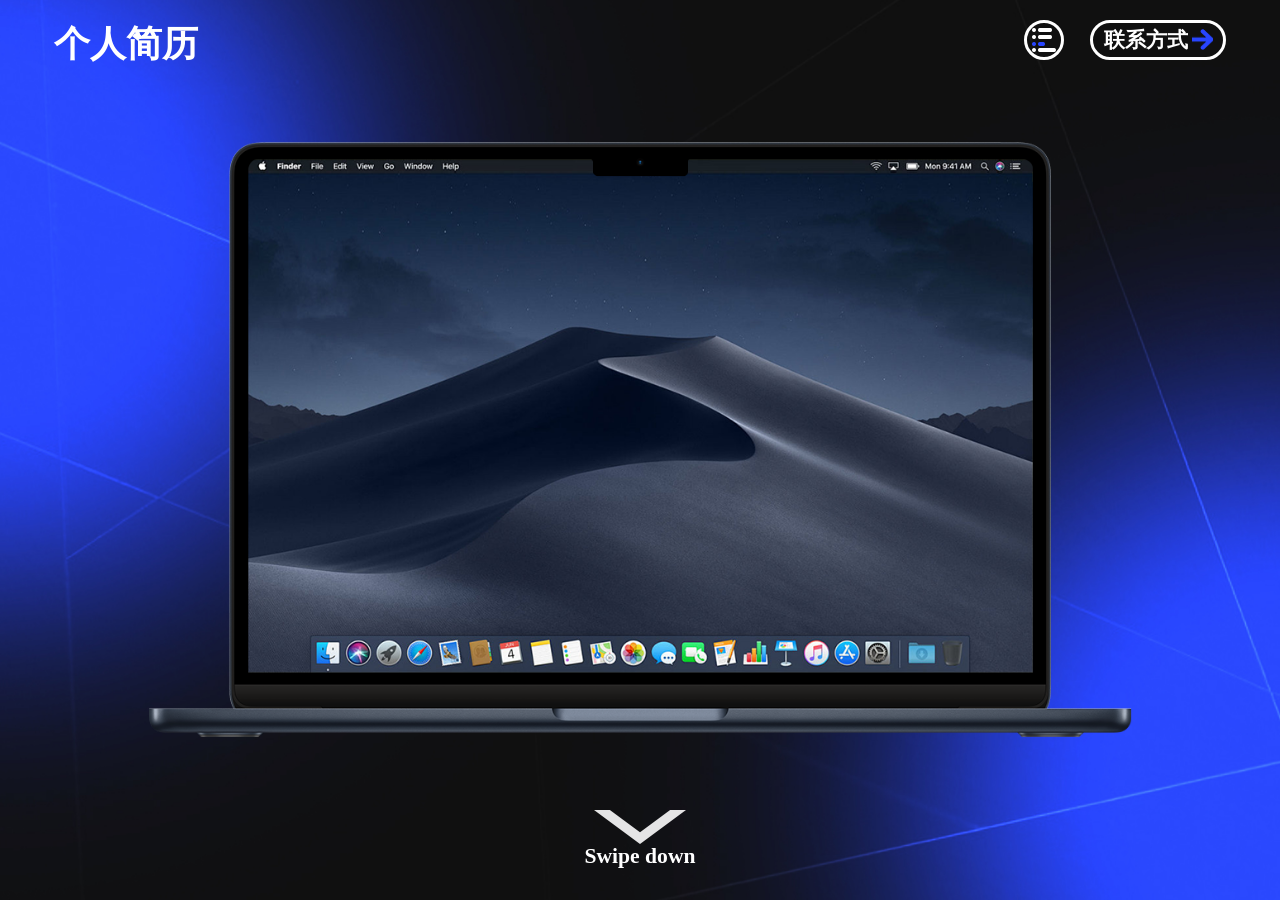
<file: index.html>
<!DOCTYPE html>
<html lang="zh-CN">
<head>
    <meta charset="UTF-8">
    <meta name="viewport" content="width=device-width, initial-scale=1.0">
    <title>个人简历</title>
    <link rel="stylesheet" href="./font_5143270_0qdkv6g9gm6f/iconfont.css">
    <link rel="stylesheet" href="./css/index.css">
</head>
<body>
    <!-- 第一屏 -->
    <div class="First-screen" >
        <!-- 导航栏 -->
        <div class="Navigation">
            <!-- 标题 -->
            <h1 class="Language">
                个人简历
                
            </h1>
            <!-- 导航栏右侧功能 -->
            <div class="Function-button">
                <!-- 更多 -->
                <div class="More">
                    <img src="./img/更多.png">
                </div>
                <!-- 联系方式弹窗 -->
                 <div class="Contact-Information Ellipse">
                    <p>联系方式</p>
                    <img src="./img/箭头.png">
                 </div>
            </div>
        </div>
        <!-- 主体内容 -->
        <div class="Subject">
            <img class="mac" src="./img/mac.png">
        </div>
        <!-- 滑动提示 -->
         <div class="Prompt">
            <!-- 箭头 -->
            <img src="./img/向下箭头.png">
            <!-- 提示 -->
            <div>Swipe down</div>
         </div>
    </div>
    <!-- 第二屏 -->
    <div class="Second-screen" style="display: none;">
        <!-- 显示区域 -->
        <div class="Display-area">
            <!-- 卡片一 -->
            <div class="Card-1 Card ">
                <!-- 标题 -->
                <div class="Title">
                    <div class="Title-text">
                        <h3>自我介绍</h3>
                        <p>Introduce</p>
                    </div>
                    <p class="Gradient-decoration">RESUME</p>
                    <img src="./img/标题装饰.png">
                </div>
                <!-- 内容 -->
                <div class="Content">
                    <!-- 画像 -->
                    <div class="Image">
                        <div class="Avatar"></div>
                        <div class="Name">
                            <h4 class="Subtitle">张鑫</h4>
                            <p>/网页开发</p>
                        </div>
                    </div>
                    <!-- 文字信息 -->
                    <div class="Text-introduction">
                        <!-- 信息内容 -->
                        <div class="Information">
                            <!-- 基本信息 -->
                            <div class="Basic-information">
                                <h4 class="Subtitle">基本信息</h4>
                                <ul class="Content-text">
                                    <li>城市:杭州</li>
                                    <li>学历:大专</li>
                                    <li>电话:17681051342</li>
                                    <li>邮箱:1642326293@qq.com</li>
                                </ul>
                            </div>
                            <!-- 技能 -->
                            <div class="Skill-information">
                                <h4 class="Subtitle">专业技能</h4>
                                <!-- 图标集合 -->
                                <div class="Icon-collection">
                                    <!-- 图标 -->
                                    <div class="Icon">
                                        <!-- 图标 -->
                                        <div class="Skill-icon"></div>
                                        <!-- 进度条 -->
                                        <div class="Progress-bar">
                                            <div class="background-color"></div>
                                            <div class="Progress"></div>
                                        </div>
                                    </div>
                                    <div class="Icon">
                                        <!-- 图标 -->
                                        <div class="Skill-icon"></div>
                                        <!-- 进度条 -->
                                        <div class="Progress-bar">
                                            <div class="background-color"></div>
                                            <div class="Progress"></div>
                                        </div>
                                    </div>
                                    <div class="Icon">
                                        <!-- 图标 -->
                                        <div class="Skill-icon"></div>
                                        <!-- 进度条 -->
                                        <div class="Progress-bar">
                                            <div class="background-color"></div>
                                            <div class="Progress"></div>
                                        </div>
                                    </div>
                                    <div class="Icon">
                                        <!-- 图标 -->
                                        <div class="Skill-icon"></div>
                                        <!-- 进度条 -->
                                        <div class="Progress-bar">
                                            <div class="background-color"></div>
                                            <div class="Progress"></div>
                                        </div>
                                    </div>
                                </div>
                            </div>
                        </div>
                        <!-- 自我评价 -->
                        <div class="Self-evaluation">自我评价：本人熟悉网页开发全流程（HTML/CSS/JavaScript），能够独立完成响应式页面布局与交互效果。具备良好的审美与用户体验意识，能将设计稿高效转化为前端代码。持有C语言省二级证书，逻辑思维清晰，学习能力强，致力于向专业网页开发方向持续成长。</div>
                    </div>
                </div>
                <!-- 底部装饰   -->
                 <div class="Bottom-decoration">PERSONAL RESUME</div>
            </div>
            <!-- 卡片二 -->
             <div class="Card-2 Card">
                <!-- 标题 -->
                <div class="Title">
                    <div class="Title-text">
                        <h3>教育/经历</h3>
                        <p>Experience</p>
                    </div>
                    <p class="Gradient-decoration">EDUCATION</p>
                    <img src="./img/标题装饰.png">
                </div>
                <!-- 教育与经历内容 -->
                <div class="Education-content">
                    <div class="Education">
                        <h4 class="Subtitle">教育背景</h4>
                        <ul class="Content-text">
                            <li>学院:铜陵职业技术学院</li>
                            <li>专业:软件设计专业</li>
                            <li>时间:2019年-2021年</li>
                            <li>主修课程:	C语言程序设计、网页设计与制作、JavaScript交互、Python语言程序设计、微信小程序设计</li>
                            <li>专业证书:C程序设计2级证书</li>
                        </ul>
                    </div>
                    <div class="Experience">
                        <h4 class="Subtitle">就业经历</h4>
                        <ul class="Content-text">
                            <li>公司:杭州如喜体育用品有限公司</li>
                            <li>岗位:视觉设计</li>
                            <li>时间:2023年-2025年</li>
                            <li>
                                <ul>
                                    <li>工作内容：</li>
                                    <li>·负责店铺首页、详情页、活动专题页的设计与装修</li>
                                    <li>·负责京东分会场的页面设计以及会场搭建</li>
                                </ul>
                            </li>
                        </ul>
                    </div>
                    <!-- 底部装饰   -->
                    <div class="Bottom-decoration">EDUCATION LEVEL</div>
                </div>
             </div>
             <!-- 卡片三 -->
            <div class="Card-3 Card">
                <!-- 标题 -->
                <div class="Title">
                    <div class="Title-text">
                        <h3>项目作品</h3>
                        <p>Projectk</p>
                    </div>
                    <p class="Gradient-decoration">PROJECT</p>
                    <img src="./img/标题装饰.png">
                </div>
                <div class="Card3Content">
                    <div class="Project-1">
                        <div class="Project1Content">
                            <div class="ProjectFront">
                                <img src="./img/网站1.jpg">
                            </div>
                            <a href="./miaowei.html" target="_blank" class="ProjectBack" >
                                <div class="ProjectTitle">点击前往</div>
                                <div class="ProjecDesc">了解详情</div>
                            </a>
                        </div>
                    </div>
                    <div class="Project-1">
                        <div class="Project1Content">
                            <div class="ProjectFront">
                                <img src="./img/网站2.jpg">
                            </div>
                            <a href="./haiou.html" target="_blank" class="ProjectBack" >
                                <div class="ProjectTitle">点击前往</div>
                                <div class="ProjecDesc">了解详情</div>
                            </a>
                        </div>
                    </div>
                </div>
                <!-- 底部装饰   -->
                <div class="Bottom-decoration">PROJECT WORK</div>
            </div>
        </div>
    </div>
    <div class="consultation" style="display: none;">
        <div class="consultation-box">
            <div class="consultation-box2">
                <div class="close"><a>X</a></div>
                <h3>请联系我</h3>
                <div class="consultation-box3">
                    <div class="consultation-box4">
                        <div class="iconfont icon-youxiang"></div>
                        <p>1642326293@qq.com</p>
                    </div>
                    <div class="consultation-box4">
                        <div class="iconfont icon-dianhua"></div>
                        <p>+86 17681051342</p>
                    </div>
                </div>
            </div>
            <div class="WeChat">
            </div>
        </div>
    </div>
    <script>
        const FirstScreen = document.querySelector('.First-screen');
        const Navigation = document.querySelector('.Navigation');
        const Prompt = document.querySelector('.Prompt');
        const Subject = document.querySelector('.Subject');
        const Card = document.querySelectorAll('.Card');
        const SecondScreen = document.querySelector('.Second-screen');
        const mac = document.querySelector('.mac');
        // const SkillIcon = document.querySelectorAll('.Skill-icon')
        const Icon = document.querySelectorAll('.Icon');
        console.log(Icon[0].getElementsByClassName('.background-color'));
        let SkillsLogo = [
            {url:'./img/html5.png',color:'#e44d25',Proficiency:'74px'},
            {url:'./img/css3.png',color:'#2082e7',Proficiency:'74px'},
            {url:'./img/js.png',color:'#f7df1e',Proficiency:'64px'},
            {url:'./img/vue.png',color:'#7ab086',Proficiency:'54px'}
        ]
        for (x=0;x<Icon.length;x++){
            let SkillIcon = Icon[x].children[0];
            let SkillColor = Icon[x].children[1].children[1];
            SkillIcon.style.backgroundImage = `url(${SkillsLogo[x].url})`;
            SkillIcon.style.backgroundSize = "cover";
            SkillIcon.style.backgroundRepeat = "no-repeat"; 
            SkillIcon.style.backgroundPosition = "center";
            SkillColor.style.backgroundColor = `${SkillsLogo[x].color}`;
            SkillColor.style.width = `${SkillsLogo[x].Proficiency}`;
        }
        
        // console.log(Card)
        // 第一屏向上计数器
        var UpAccumulator = 0;
        // 第一屏向下计数器
        var DownAccumulator = 0;
        // 第一屏缩放计数器
        var ZoomAccumulator = 1;
        var CardAccumulator = 0;
        // 滑动计数器
        var slideAccumulator = 0;
        // 动画执行标志，防止重复触发
        var isAnimating = false;
        // 获取页面可视宽度
        var windowWidth = (window.innerWidth || document.documentElement.clientWidth); 
        const ConsultationButton = document.querySelector('.Contact-Information')
        const Consultation = document.querySelector('.consultation')
        const Close = document.querySelector('.close')
        ConsultationButton.addEventListener('click',function () {
            Consultation.style.display = 'block';
            document.body.classList.add('no-scroll');
            isAnimating = true; 
        })
        Close.addEventListener('click',function () {
            Consultation.style.display = 'none';
            document.body.classList.remove('no-scroll');
            isAnimating = false;
        })
        document.addEventListener('wheel',function(event){
            if (windowWidth != document.documentElement.clientWidth){
                windowWidth = (window.innerWidth || document.documentElement.clientWidth);
            }   
            let rect = mac.getBoundingClientRect();
            if (event.deltaY > 0){
                if (isAnimating) {
                    return;
                }
                if (SecondScreen.style.display == 'none'){
                    UpAccumulator -= 15;
                    DownAccumulator += 30;
                    ZoomAccumulator += 0.1;
                } 
            }
            if (SecondScreen.style.display == 'block'){
                // 动画执行期间忽略滚动
                if (isAnimating) {
                    return;
                }
                if (event.deltaY > 0 && CardAccumulator < 2){
                    slideAccumulator += 1;
                    if (slideAccumulator > 8){
                        var Card1Top = getComputedStyle(Card[0]).top;
                        var Card1Right = getComputedStyle(Card[0]).right;
                        Card[CardAccumulator].classList.add('Transition-animation');
                        slideAccumulator = 0;
                        isAnimating = true;  // 标记动画开始
                        setTimeout(() => {
                            for (i=0;i<Card.length;i++){
                                var CardzIndex = getComputedStyle(Card[i]).zIndex;
                                console.log('第'+i+':'+CardzIndex);
                                CardzIndex ++;
                                if (CardzIndex > 4){
                                    CardzIndex = 2 ;
                                }
                                Card[i].style.zIndex = CardzIndex;
                                console.log('第'+i+':'+CardzIndex);
                            }
                            Card[0].style.top = getComputedStyle(Card[2]).top;
                            Card[0].style.right = getComputedStyle(Card[2]).right;
                            Card[2].style.top = getComputedStyle(Card[1]).top;
                            Card[2].style.right = getComputedStyle(Card[1]).right;
                            Card[1].style.top = Card1Top;
                            Card[1].style.right = Card1Right;
                            console.log(getComputedStyle(Card[CardAccumulator]).zIndex);
                            console.log(Card[CardAccumulator]);
                            Card[CardAccumulator].addEventListener('animationend', function() {
                                this.classList.remove('Transition-animation');
                                isAnimating = false;  // 动画结束后重置标志
                            });
                            CardAccumulator += 1 ;
                        }, 3000);
                    }

                }
                if (event.deltaY < 0){
                    slideAccumulator -= 1;
                    if (slideAccumulator < -8){
                        CardAccumulator -= 1 ;
                        var Card1Top = getComputedStyle(Card[0]).top;
                        var Card1Right = getComputedStyle(Card[0]).right;
                        Card[CardAccumulator].classList.add('ReverseTransition-animation');
                        slideAccumulator = 0;
                        isAnimating = true;  // 标记动画开始
                        setTimeout(() => {
                            for (i=0;i<Card.length;i++){
                                var CardzIndex = getComputedStyle(Card[i]).zIndex;
                                console.log('第'+i+':'+CardzIndex);
                                CardzIndex --;
                                // if (CardzIndex > 4){
                                //     CardzIndex = 2 ;
                                // }
                                Card[i].style.zIndex = CardzIndex;
                                console.log('第'+i+':'+CardzIndex);
                            }
                            Card[0].style.top = getComputedStyle(Card[1]).top;
                            Card[0].style.right = getComputedStyle(Card[1]).right;
                            Card[1].style.top = getComputedStyle(Card[2]).top;
                            Card[1].style.right = getComputedStyle(Card[2]).right;
                            Card[2].style.top = Card1Top;
                            Card[2].style.right = Card1Right;
                            console.log(getComputedStyle(Card[CardAccumulator]).zIndex);
                            console.log(Card[CardAccumulator]);
                            Card[CardAccumulator].addEventListener('animationend', function() {
                                this.classList.remove('ReverseTransition-animation');
                                isAnimating = false;  // 动画结束后重置标志
                            });

                        }, 3000);

                    }

                }
            }
            if (event.deltaY < 0){
                if (isAnimating) {
                    return;
                }
                if(getComputedStyle(Card[0]).zIndex == 4){
                    if (UpAccumulator <= -15){
                        UpAccumulator += 15;
                        DownAccumulator -= 30;
                        ZoomAccumulator -= 0.1;
                    }
                }
            }
            Navigation.style.transition = "0.5s";
            Navigation.style.transform = 'translateY(' + UpAccumulator + 'px)';
            Prompt.style.transition = "0.5s";
            Prompt.style.transform = 'translateY(' + DownAccumulator + 'px)';
            Subject.style.transition = "0.5s";
            Subject.style.transform = 'scale(' + ZoomAccumulator + ')';
            let originalWidth = parseFloat(getComputedStyle(mac).width);  // mac 原始宽度
            let scaledWidth = originalWidth * ZoomAccumulator;  // 计算出的缩放后宽度
            let threshold = windowWidth * 1.3;  // 屏幕宽度的 1.3 倍
            // console.log('缩放值:', ZoomAccumulator, '计算宽度:', scaledWidth, '阈值:', threshold);
            if (scaledWidth > threshold) {
                SecondScreen.style.display = 'block';
            } else {
                SecondScreen.style.display = 'none';
            }
        })
    </script>
</body>
</html>
</file>
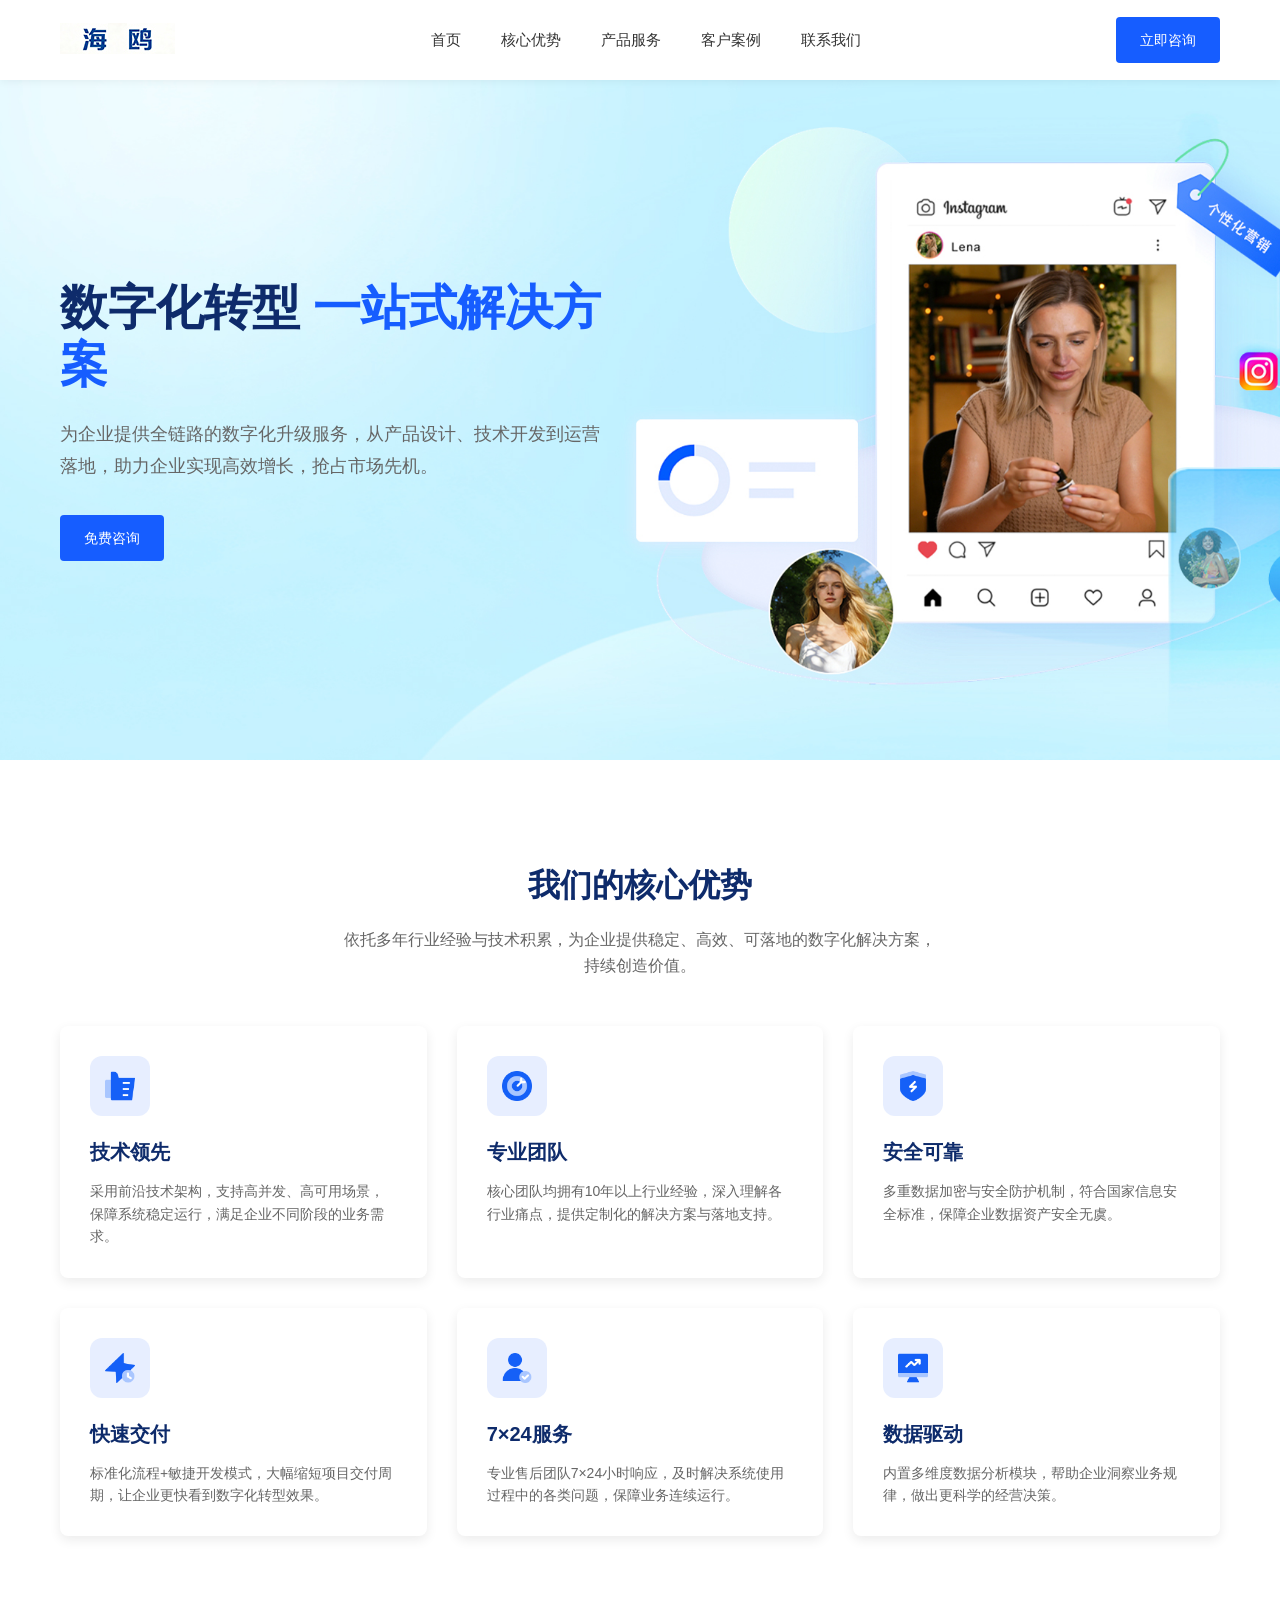
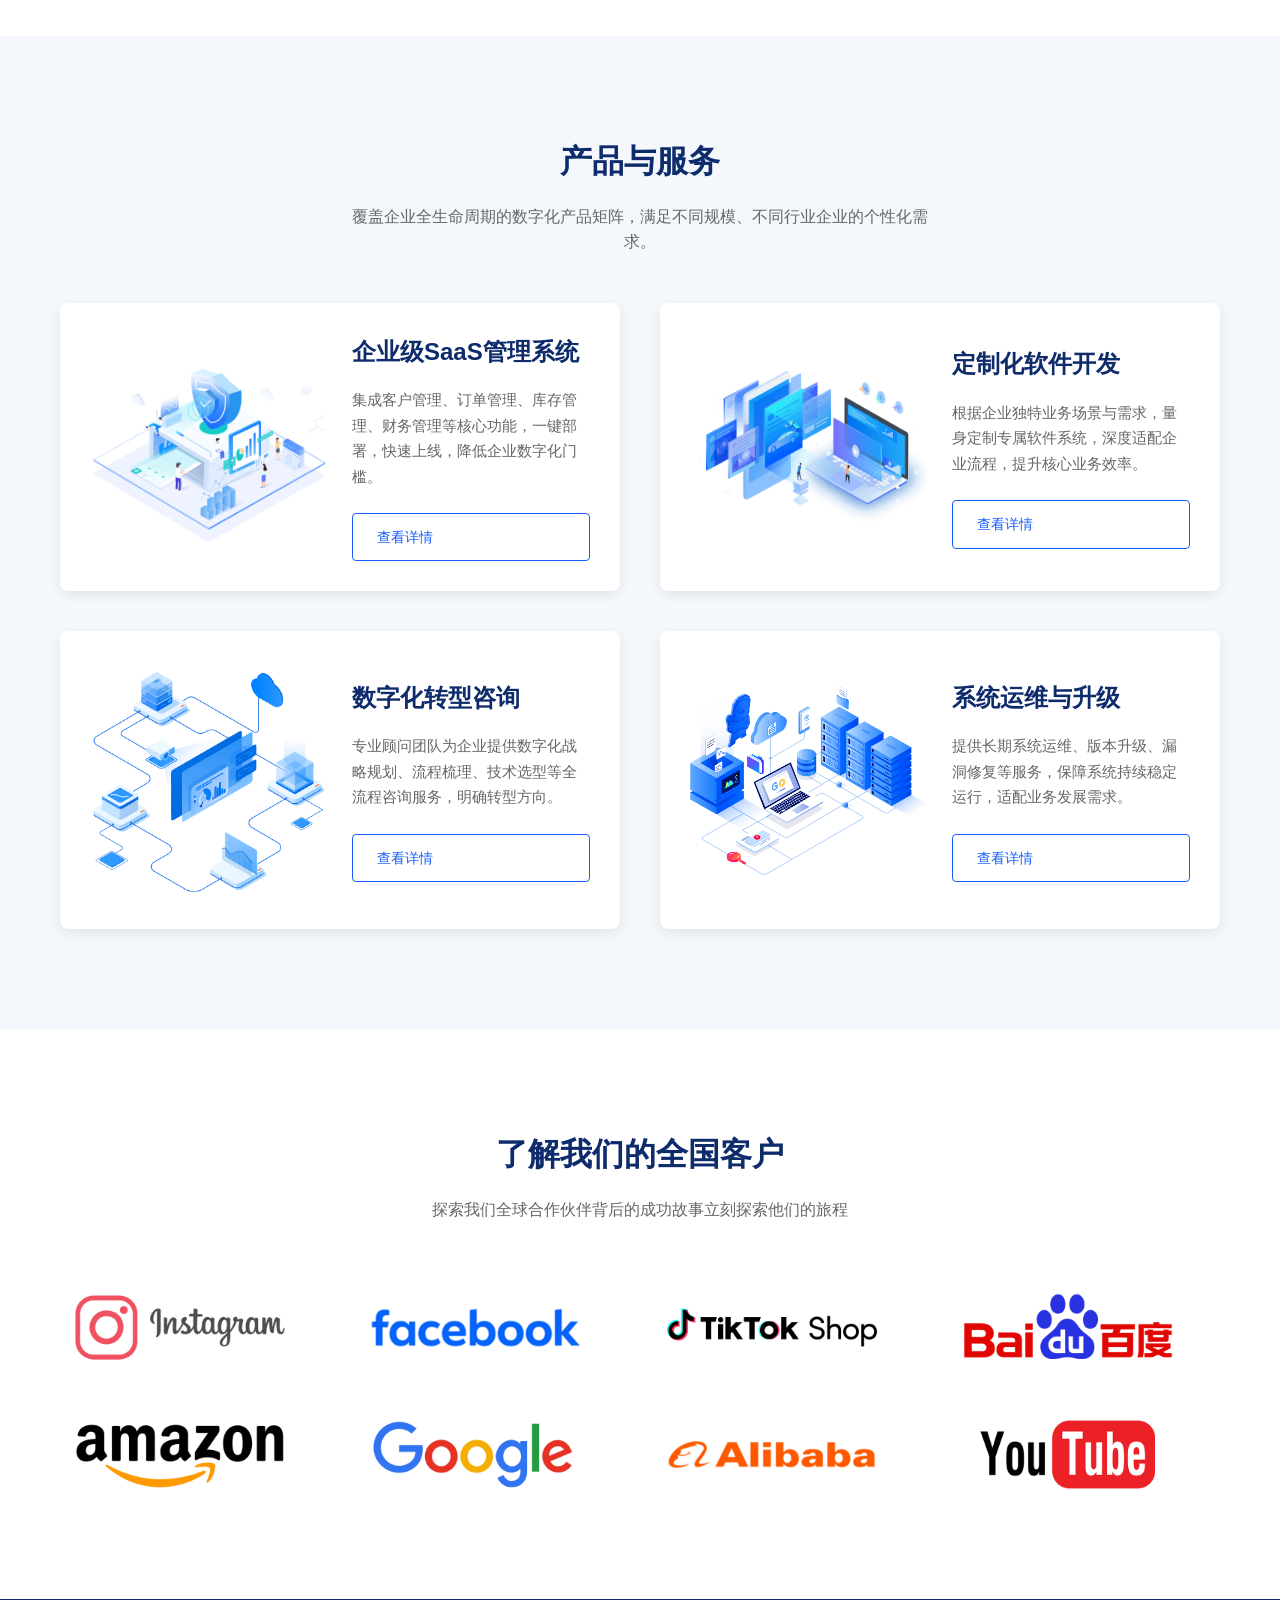
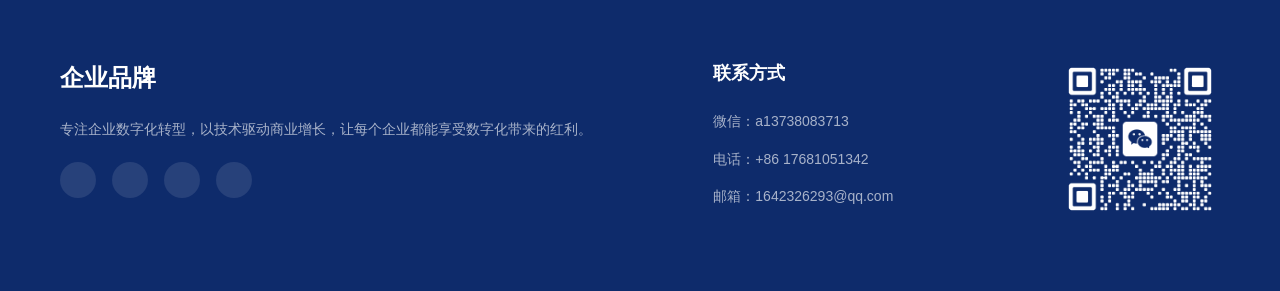
<file: haiou.html>
<!DOCTYPE html>
<html lang="zh-CN">
<head>
    <meta charset="UTF-8">
    <meta name="viewport" content="width=device-width, initial-scale=1.0">
    <title>海鸥</title>
    <meta name="description" content="一站式解决方案，助力中国品牌安心出海">
    <link rel="stylesheet" href="./font_5143270_0qdkv6g9gm6f/iconfont.css">
    <style>
        /* 全局样式重置 */
        * {
            margin: 0;
            padding: 0;
            box-sizing: border-box;
            font-family: "Inter", "PingFang SC", "Microsoft YaHei", sans-serif;
        }

        /* 全局变量 */
        :root {
            --primary-color: #165DFF; /* 主色调（蓝）- 匹配shoplazza风格 */
            --secondary-color: #0E2B6B; /* 辅助深色 */
            --light-color: #F5F7FA; /* 浅灰背景 */
            --text-dark: #333333; /* 主文本色 */
            --text-gray: #666666; /* 次要文本色 */
            --white: #FFFFFF; /* 白色 */
            --shadow: 0 4px 12px rgba(0, 0, 0, 0.08); /* 通用阴影 */
            --container-width: 1200px; /* 内容容器宽度 */
        }

        /* 通用样式 */
        body {
            color: var(--text-dark);
            background-color: var(--white);
            line-height: 1.6;
        }

        a {
            text-decoration: none;
            color: inherit;
            transition: all 0.3s ease;
        }

        ul {
            list-style: none;
        }

        .container {
            width: 100%;
            max-width: var(--container-width);
            margin: 0 auto;
            padding: 0 20px;
        }

        .btn {
            display: inline-block;
            padding: 12px 24px;
            border-radius: 4px;
            font-weight: 500;
            cursor: pointer;
            transition: all 0.3s ease;
            border: none;
            font-size: 14px;
        }

        .btn-primary {
            background-color: var(--primary-color);
            color: var(--white);
        }

        .btn-primary:hover {
            background-color: #0F52D9;
            box-shadow: 0 4px 8px rgba(22, 93, 255, 0.3);
        }

        .btn-outline {
            background-color: transparent;
            border: 1px solid var(--primary-color);
            color: var(--primary-color);
        }

        .btn-outline:hover {
            background-color: var(--primary-color);
            color: var(--white);
        }

        .section-title {
            font-size: 32px;
            font-weight: 700;
            margin-bottom: 16px;
            color: var(--secondary-color);
            text-align: center;
        }

        .section-desc {
            font-size: 16px;
            color: var(--text-gray);
            text-align: center;
            max-width: 600px;
            margin: 0 auto 48px;
        }

        /* 导航栏 */
        .header {
            position: fixed;
            top: 0;
            left: 0;
            width: 100%;
            background-color: var(--white);
            box-shadow: 0 2px 8px rgba(0, 0, 0, 0.05);
            z-index: 999;
        }

        .nav {
            display: flex;
            justify-content: space-between;
            align-items: center;
            height: 80px;
        }

        .logo {
            font-size: 40px;
            font-weight: 700;
            color: var(--primary-color);
        }

        .nav-menu {
            display: flex;
            gap: 40px;
        }

        .nav-item a {
            font-size: 15px;
            font-weight: 500;
            color: var(--text-dark);
        }

        .nav-item a:hover {
            color: var(--primary-color);
        }

        .nav-actions {
            display: flex;
            gap: 16px;
            align-items: center;
        }

        .mobile-menu-btn {
            display: none;
            font-size: 24px;
            cursor: pointer;
        }

        /* 英雄区 */
        .hero {
            margin-top: 80px;
            padding: 40px 0;
            /* height: 600px; */
            /* background: linear-gradient(135deg, var(--light-color) 0%, #EDF2FF 100%); */
            background-image: url(./img/banner-1.jpg);
            background-position: center center;
            background-repeat: no-repeat;
            background-size: cover;
        }

        .hero-content {
            display: flex;
            align-items: center;
            gap: 60px;
        }

        .hero-text {
            flex: 1;
        }

        .hero-title {
            font-size: 48px;
            font-weight: 700;
            line-height: 1.2;
            color: var(--secondary-color);
            margin-bottom: 24px;
        }

        .hero-title span {
            color: var(--primary-color);
        }

        .hero-desc {
            font-size: 18px;
            color: var(--text-gray);
            margin-bottom: 32px;
            line-height: 1.8;
        }

        .hero-btns {
            display: flex;
            gap: 20px;
        }

        .hero-image {
            flex: 1;
            height: 600px;
        }

        .hero-image img {
            width: 100%;
            height: 450px;
            border-radius: 8px;
        }

        /* 核心优势模块 */
        .advantages {
            padding: 100px 0;
        }

        .advantages-list {
            display: grid;
            grid-template-columns: repeat(3, 1fr);
            gap: 30px;
        }

        .advantage-item {
            padding: 30px;
            background-color: var(--white);
            border-radius: 8px;
            box-shadow: var(--shadow);
            transition: transform 0.3s ease;
        }

        .advantage-item:hover {
            transform: translateY(-8px);
        }

        .advantage-icon {
            width: 60px;
            height: 60px;
            background-color: rgba(22, 93,255, 0.1);
            border-radius: 12px;
            display: flex;
            align-items: center;
            justify-content: center;
            margin-bottom: 20px;
        }

        .advantage-icon img {
            width: 30px;
            /* color: var(--primary-color); */
        }

        .advantage-title {
            font-size: 20px;
            font-weight: 600;
            margin-bottom: 12px;
            color: var(--secondary-color);
        }

        .advantage-desc {
            font-size: 14px;
            color: var(--text-gray);
            line-height: 1.6;
        }

        /* 产品模块 */
        .products {
            padding: 100px 0;
            background-color: var(--light-color);
        }

        .products-list {
            display: grid;
            grid-template-columns: repeat(2, 1fr);
            gap: 40px;
        }

        .product-item {
            display: flex;
            gap: 24px;
            background-color: var(--white);
            padding: 30px;
            border-radius: 8px;
            box-shadow: var(--shadow);
        }

        .product-image {
            flex: 1;
            display: flex;
            align-items: center;
        }

        .product-image img {
            width: 100%;
            border-radius: 8px;
        }

        .product-text {
            flex: 1;
            display: flex;
            flex-direction: column;
            justify-content: center;
        }

        .product-title {
            font-size: 24px;
            font-weight: 600;
            margin-bottom: 16px;
            color: var(--secondary-color);
        }

        .product-desc {
            font-size: 15px;
            color: var(--text-gray);
            margin-bottom: 24px;
            line-height: 1.7;
        }

        /* 客户案例 */
        .cases {
            padding: 100px 0;
        }

        .cases-list {
            display: grid;
            grid-template-columns: repeat(4, 1fr);
            gap: 24px;
        }

        .case-item {
            padding-top: 20px;
            background-color: var(--white);
            border-radius: 8px;
            overflow: hidden;
            /* box-shadow: var(--shadow); */
            transition: transform 0.3s ease;
        }

        .case-item:hover {
            transform: translateY(-8px);
        }

        .cases-list img {
            width: 240px;
        }
        /* .case-image img {
            width: 100%;
            height: 180px;
            object-fit: cover;
        } */

        .case-info {
            padding: 20px;
        }

        .case-title {
            font-size: 16px;
            font-weight: 600;
            margin-bottom: 8px;
            color: var(--secondary-color);
        }

        .case-desc {
            font-size: 13px;
            color: var(--text-gray);
        }

        /* 联系我们 */
        .contact {
            padding: 100px 0;
            background-color: var(--primary-color);
            color: var(--white);
        }

        .contact .section-title,
        .contact .section-desc {
            color: var(--white);
        }

        .contact .section-desc {
            opacity: 0.9;
        }

        .contact-form {
            max-width: 600px;
            margin: 0 auto;
            background-color: var(--white);
            padding: 40px;
            border-radius: 8px;
            box-shadow: var(--shadow);
        }

        .form-group {
            margin-bottom: 20px;
        }

        .form-group label {
            display: block;
            font-size: 14px;
            margin-bottom: 8px;
            color: var(--text-dark);
            font-weight: 500;
        }

        .form-group input,
        .form-group textarea {
            width: 100%;
            padding: 12px 16px;
            border: 1px solid #E5E7EB;
            border-radius: 4px;
            font-size: 14px;
            color: var(--text-dark);
            outline: none;
            transition: border-color 0.3s ease;
        }

        .form-group input:focus,
        .form-group textarea:focus {
            border-color: var(--primary-color);
        }

        .form-group textarea {
            height: 120px;
            resize: none;
        }

        .form-submit {
            width: 100%;
            padding: 14px;
            font-size: 16px;
        }

        /* 页脚 */
        .footer {
            padding: 60px 0 30px;
            background-color: var(--secondary-color);
            color: rgba(255, 255, 255, 0.8);
        }

        .footer-top {
            display: grid;
            grid-template-columns: 2fr 1fr 0.5fr;
            gap: 40px;
            margin-bottom: 40px;
        }

        .footer-logo {
            font-size: 24px;
            font-weight: 700;
            color: var(--white);
            margin-bottom: 20px;
        }

        .footer-desc {
            font-size: 14px;
            line-height: 1.7;
            margin-bottom: 20px;
            opacity: 0.8;
        }

        .footer-social {
            display: flex;
            gap: 16px;
        }

        .footer-social a {
            width: 36px;
            height: 36px;
            border-radius: 50%;
            background-color: rgba(255, 255, 255, 0.1);
            display: flex;
            align-items: center;
            justify-content: center;
            font-size: 16px;
        }

        .footer-social a:hover {
            background-color: var(--primary-color);
        }

        .footer-title {
            font-size: 18px;
            font-weight: 600;
            color: var(--white);
            margin-bottom: 20px;
        }

        .footer-links li {
            margin-bottom: 12px;
        }

        .footer-links a {
            font-size: 14px;
            opacity: 0.8;
        }

        .footer-links a:hover {
            opacity: 1;
            color: var(--primary-color);
        }

        .footer-bottom {
            padding-top: 30px;
            border-top: 1px solid rgba(255, 255, 255, 0.1);
            text-align: center;
            font-size: 13px;
            opacity: 0.7;
        }
        
        .footer-top .WeChat {
          width: 160px;
          height: 160px;
        }

        .footer-top .WeChat img {
          width: 100%;
          height: 160px;
        }

        .consultation {
            position: fixed;
            background-color: rgba(0, 0, 0, 0.6);
            left: 0;
            right: 0;
            bottom: 0;
            top: 0;
            z-index: 100;
        }

        .consultation-box {
            padding: 66px 88px;
            display: flex;
            justify-content: space-between;
            position: absolute;
            background-color: #f5f5f5;
            border-radius: 4px;
            width: 835px;
            /* height: 390px; */
            top: 50%;
            left: 50%;
            transform: translate(-50%,-50%);
        }

        .consultation-box h3 {
            color: #0e2b6b;
            font-size: 66px;
        }

        .consultation-box3 {
            padding-top: 20px;
        }
        .consultation-box4 {
            height: 60px;
            padding: 7px;
            display: flex;
        }

        .consultation-box4 .iconfont {
            line-height: 60px;
            font-size: 42px;
            color: #0057a2;
        }

        .consultation-box4 p {
            margin-left: 23px;
            line-height: 60px;
            font-size: 20px;
            font-weight: 600;
        }

        .consultation-box .WeChat {
            width: 260px;
            height: 260px;
            border-radius: 10px;
            box-shadow: 0px 0px 8px #4444444d;
            background-image: url(./img/WeChat.jpg);
            background-repeat:no-repeat;
            background-size: cover
            
        }

        .close {
            position: fixed;
            cursor: pointer;
            background-color: #fff;
            width: 30px;
            height: 30px;
            border-radius: 50%;
            top: 8px;
            right: 8px;
        }

        .close a {
            margin-left: 10px;
            line-height: 28px;
            font-size: 18px;
            font-weight: 500;
            color: #00000091;
        }

        /* 响应式适配 */
        @media (max-width: 992px) {
            .advantages-list {
                grid-template-columns: repeat(2, 1fr);
            }

            .products-list {
                grid-template-columns: 1fr;
            }

            .cases-list {
                grid-template-columns: repeat(2, 1fr);
            }

            .footer-top {
                grid-template-columns: repeat(2, 1fr);
            }
        }

        @media (max-width: 768px) {
            .nav-menu, .nav-actions {
                display: none;
            }

            .mobile-menu-btn {
                display: block;
            }

            .hero {
                background-position: left center;
            }

            .hero-content {
                flex-direction: column;
                text-align: center;
                gap: 40px;
            }

            .hero-title {
                font-size: 36px;
            }

            .hero-btns {
                justify-content: center;
            }

            .advantages-list {
                grid-template-columns: 1fr;
            }

            .product-item {
                flex-direction: column;
            }

            .cases-list {
                grid-template-columns: repeat(2, 1fr);
            }

            .case-item img{
                width: 90%;
            }

            .footer-top {
                grid-template-columns: 1fr;
            }

            .consultation-box {
              padding: 66px 20px;
              flex-direction: column;
              width: 96%;
            }

            .consultation-box3 {
              padding-bottom: 30px;
            }

            .consultation-box h3 {
                font-size: 46px;
            }

            .consultation-box .WeChat {
              position: relative;
              left: 50%;
              transform: translate(-50%,0);
            }
        }
    </style>
    <!-- 引入字体图标 -->
    <!-- <link rel="stylesheet" href="https://cdn.bootcdn.net/ajax/libs/font-awesome/6.4.0/css/all.min.css"> -->
</head>
<body>
    <!-- 导航栏 -->
    <header class="header">
        <div class="container">
            <nav class="nav">
                <a href="#" class="logo">
                  <img src="./img/logo-2.jpg">
                </a>
                <ul class="nav-menu">
                    <li class="nav-item"><a href="#home">首页</a></li>
                    <li class="nav-item"><a href="#advantages">核心优势</a></li>
                    <li class="nav-item"><a href="#products">产品服务</a></li>
                    <li class="nav-item"><a href="#cases">客户案例</a></li>
                    <li class="nav-item"><a href="#contact">联系我们</a></li>
                </ul>
                <div class="nav-actions">
                    <!-- <a href="#contact" class="btn btn-outline">咨询顾问</a> -->
                    <a href="#" class="btn btn-primary">立即咨询</a>
                    <div class="mobile-menu-btn"><i class="fas fa-bars"></i></div>
                </div>
            </nav>
        </div>
    </header>

    <!-- 英雄区 -->
    <section class="hero" id="home">
        <div class="container">
            <div class="hero-content">
                <div class="hero-text">
                    <h1 class="hero-title">数字化转型 <span>一站式解决方案</span></h1>
                    <p class="hero-desc">为企业提供全链路的数字化升级服务，从产品设计、技术开发到运营落地，助力企业实现高效增长，抢占市场先机。</p>
                    <div class="hero-btns">
                        <a  class="btn btn-primary">免费咨询</a>
                        <!-- <a href="#contact" class="btn btn-outline">免费咨询</a> -->
                    </div>
                </div>
                <div class="hero-image">
                    <!-- <img src="./images/386c194584e11e952c3f6db5e84791dfbe98b5311605b-enpzU1_fw1200.png" alt="数字化解决方案"> -->
                </div>
            </div>
        </div>
    </section>

    <!-- 核心优势 -->
    <section class="advantages" id="advantages">
        <div class="container">
            <h2 class="section-title">我们的核心优势</h2>
            <p class="section-desc">依托多年行业经验与技术积累，为企业提供稳定、高效、可落地的数字化解决方案，持续创造价值。</p>
            <div class="advantages-list">
                <div class="advantage-item">
                    <div class="advantage-icon">
                        <!-- <i class="fas fa-users iconfont icon-dianzan"></i> -->
                         <img src="./img/点赞.png">
                    </div>
                    <h3 class="advantage-title">技术领先</h3>
                    <p class="advantage-desc">采用前沿技术架构，支持高并发、高可用场景，保障系统稳定运行，满足企业不同阶段的业务需求。</p>
                </div>
                <div class="advantage-item">
                    <div class="advantage-icon">
                        <!-- <i class="fas fa-users"></i> -->
                         <img src="./img/目标.png">
                    </div>
                    <h3 class="advantage-title">专业团队</h3>
                    <p class="advantage-desc">核心团队均拥有10年以上行业经验，深入理解各行业痛点，提供定制化的解决方案与落地支持。</p>
                </div>
                <div class="advantage-item">
                    <div class="advantage-icon">
                        <!-- <i class="fas fa-shield-halved"></i> -->
                         <img src="./img/安全.png">
                    </div>
                    <h3 class="advantage-title">安全可靠</h3>
                    <p class="advantage-desc">多重数据加密与安全防护机制，符合国家信息安全标准，保障企业数据资产安全无虞。</p>
                </div>
                <div class="advantage-item">
                    <div class="advantage-icon">
                        <!-- <i class="fas fa-rocket"></i> -->
                         <img src="./img/等待.png">
                    </div>
                    <h3 class="advantage-title">快速交付</h3>
                    <p class="advantage-desc">标准化流程+敏捷开发模式，大幅缩短项目交付周期，让企业更快看到数字化转型效果。</p>
                </div>
                <div class="advantage-item">
                    <div class="advantage-icon">
                        <!-- <i class="fas fa-headset"></i> -->
                         <img src="./img/账户.png">
                    </div>
                    <h3 class="advantage-title">7×24服务</h3>
                    <p class="advantage-desc">专业售后团队7×24小时响应，及时解决系统使用过程中的各类问题，保障业务连续运行。</p>
                </div>
                <div class="advantage-item">
                    <div class="advantage-icon">
                        <!-- <i class="fas fa-chart-line"></i> -->
                         <img src="./img/数据走势.png">
                    </div>
                    <h3 class="advantage-title">数据驱动</h3>
                    <p class="advantage-desc">内置多维度数据分析模块，帮助企业洞察业务规律，做出更科学的经营决策。</p>
                </div>
            </div>
        </div>
    </section>

    <!-- 产品服务 -->
    <section class="products" id="products" style="background-color: #f4f7fc;">
        <div class="container">
            <h2 class="section-title">产品与服务</h2>
            <p class="section-desc">覆盖企业全生命周期的数字化产品矩阵，满足不同规模、不同行业企业的个性化需求。</p>
            <div class="products-list">
                <div class="product-item">
                    <div class="product-image">
                        <img src="./img/管理系统.gif" alt="企业SaaS系统">
                    </div>
                    <div class="product-text">
                        <h3 class="product-title">企业级SaaS管理系统</h3>
                        <p class="product-desc">集成客户管理、订单管理、库存管理、财务管理等核心功能，一键部署，快速上线，降低企业数字化门槛。</p>
                        <a href="#" class="btn btn-outline">查看详情</a>
                    </div>
                </div>
                <div class="product-item">
                    <div class="product-image">
                        <img src="./img/软件开发4.png" alt="定制化开发">
                    </div>
                    <div class="product-text">
                        <h3 class="product-title">定制化软件开发</h3>
                        <p class="product-desc">根据企业独特业务场景与需求，量身定制专属软件系统，深度适配企业流程，提升核心业务效率。</p>
                        <a href="#" class="btn btn-outline">查看详情</a>
                    </div>
                </div>
                <div class="product-item">
                    <div class="product-image">
                        <img src="./img/数字转化.png" alt="数字化咨询">
                    </div>
                    <div class="product-text">
                        <h3 class="product-title">数字化转型咨询</h3>
                        <p class="product-desc">专业顾问团队为企业提供数字化战略规划、流程梳理、技术选型等全流程咨询服务，明确转型方向。</p>
                        <a href="#" class="btn btn-outline">查看详情</a>
                    </div>
                </div>
                <div class="product-item">
                    <div class="product-image">
                        <img src="./img/运维.png" alt="运维服务">
                    </div>
                    <div class="product-text">
                        <h3 class="product-title">系统运维与升级</h3>
                        <p class="product-desc">提供长期系统运维、版本升级、漏洞修复等服务，保障系统持续稳定运行，适配业务发展需求。</p>
                        <a href="#" class="btn btn-outline">查看详情</a>
                    </div>
                </div>
            </div>
        </div>
    </section>

    <!-- 客户案例 -->
    <section class="cases" id="cases">
        <div class="container">
            <h2 class="section-title">了解我们的全国客户</h2>
            <p class="section-desc">探索我们全球合作伙伴背后的成功故事立刻探索他们的旅程</p>
            <div class="cases-list">
                <div class="case-item">
                    <img src="./img/lnstagram.png" alt="">
                </div>
                <div class="case-item">
                    <img src="./img/facebook.png" alt="">
                </div>
                <div class="case-item">
                    <img src="./img/tiktok.png" alt="">
                </div>
                <div class="case-item">
                    <img src="./img/百度.png" alt="">
                </div>
                <div class="case-item">
                    <img src="./img/amazon.png" alt="">
                </div>
                <div class="case-item">
                    <img src="./img/google.png" alt="">
                </div>
                <div class="case-item">
                    <img src="./img/Alibab.png" alt="">
                </div>
                <div class="case-item">
                    <img src="./img/youtube.png" alt="">
                </div>
            </div>
        </div>
    </section>

    <!-- 联系我们 -->
    <!-- <section class="contact" id="contact">
        <div class="container">
            <h2 class="section-title">联系我们</h2>
            <p class="section-desc">填写下方表单，我们的专业顾问将在1个工作日内与您联系，为您提供免费的数字化转型方案评估。</p>
            <div class="contact-form">
                <div class="form-group">
                    <label for="name">企业名称</label>
                    <input type="text" id="name" placeholder="请输入企业名称">
                </div>
                <div class="form-group">
                    <label for="contact">联系人</label>
                    <input type="text" id="contact" placeholder="请输入您的姓名">
                </div>
                <div class="form-group">
                    <label for="phone">联系电话</label>
                    <input type="tel" id="phone" placeholder="请输入您的手机号码">
                </div>
                <div class="form-group">
                    <label for="desc">需求描述</label>
                    <textarea id="desc" placeholder="请简要描述您的数字化需求"></textarea>
                </div>
                <button type="button" class="btn btn-primary form-submit">提交咨询</button>
            </div>
        </div>
    </section> -->

    <!-- 页脚 -->
    <footer class="footer">
        <div class="container">
            <div class="footer-top">
                <div class="footer-col">
                    <div class="footer-logo">企业品牌</div>
                    <p class="footer-desc">专注企业数字化转型，以技术驱动商业增长，让每个企业都能享受数字化带来的红利。</p>
                    <div class="footer-social">
                        <a href="#"><i class="fab fa-weixin"></i></a>
                        <a href="#"><i class="fab fa-weibo"></i></a>
                        <a href="#"><i class="fab fa-linkedin"></i></a>
                        <a href="#"><i class="fab fa-zhihu"></i></a>
                    </div>
                </div>
                <!-- <div class="footer-col">
                    <h3 class="footer-title">产品服务</h3>
                    <ul class="footer-links">
                        <li><a href="#">SaaS管理系统</a></li>
                        <li><a href="#">定制化开发</a></li>
                        <li><a href="#">数字化咨询</a></li>
                        <li><a href="#">系统运维</a></li>
                    </ul>
                </div>
                <div class="footer-col">
                    <h3 class="footer-title">关于我们</h3>
                    <ul class="footer-links">
                        <li><a href="#">企业简介</a></li>
                        <li><a href="#">团队介绍</a></li>
                        <li><a href="#">新闻动态</a></li>
                        <li><a href="#">招贤纳士</a></li>
                    </ul>
                </div> -->
                <div class="footer-col">
                    <h3 class="footer-title">联系方式</h3>
                    <ul class="footer-links">
                        <li><a href="#"><i class="fas fa-map-marker-alt"></i> 微信：a13738083713</a></li>
                        <li><a href="#"><i class="fas fa-phone"></i> 电话：+86 17681051342</a></li>
                        <li><a href="#"><i class="fas fa-envelope"></i> 邮箱：1642326293@qq.com</a></li>
                    </ul>
                </div>
                <div class="WeChat">
                  <img src="./img/WeChat.png">
                </div>
            </div>
            
        </div>
    </footer>

    <!-- 弹窗 -->
    <div class="consultation" style="display: none;">
        <div class="consultation-box">
            <div class="consultation-box2">
                <div class="close"><a>X</a></div>
                <h3>请联系我们</h3>
                <div class="consultation-box3">
                    <div class="consultation-box4">
                        <div class="iconfont icon-youxiang"></div>
                        <p>1642326293@qq.com</p>
                    </div>
                    <div class="consultation-box4">
                        <div class="iconfont icon-dianhua"></div>
                        <p>+86 17681051342</p>
                    </div>
                </div>
            </div>
            <div class="WeChat">
            </div>
        </div>
    </div>

    <script>
        const ConsultationButton = document.querySelector('.nav-actions .btn-primary')
        const ConsultationButton2 = document.querySelector('.hero-btns .btn-primary')
        const Consultation = document.querySelector('.consultation')
        const Close = document.querySelector('.close')
        function no () {
            Consultation.style.display = 'block';
            // document.getElementById('modal').style.display = 'block';
            // document.body.classList.add('no-scroll');
            document.body.style.overflow = 'hidden';
        }
        ConsultationButton.addEventListener('click',function(){
            no ()
        })
        ConsultationButton2.addEventListener('click',function(){
            no ()
        })
        Close.addEventListener('click',function () {
            Consultation.style.display = 'none';
            // document.getElementById('modal').style.display = 'none';
            // document.body.classList.remove('no-scroll');
            document.body.style.overflow = 'auto';
        })
    </script>

    <script>
        // 基础交互：平滑滚动
        document.querySelectorAll('a[href^="#"]').forEach(anchor => {
            anchor.addEventListener('click', function (e) {
                e.preventDefault();
                const targetId = this.getAttribute('href');
                const targetElement = document.querySelector(targetId);
                if (targetElement) {
                    window.scrollTo({
                        top: targetElement.offsetTop - 80,
                        behavior: 'smooth'
                    });
                }
            });
        });

        // 表单提交提示
        // const submitBtn = document.querySelector('.form-submit');
        // submitBtn.addEventListener('click', function() {
        //     const name = document.getElementById('name').value;
        //     const phone = document.getElementById('phone').value;
        //     if (!name || !phone) {
        //         alert('请填写企业名称和联系电话！');
        //         return;
        //     }
        //     alert('提交成功！我们将尽快与您联系。');
        //     document.querySelector('.contact-form').reset();
        // });

        // 导航栏滚动效果
        window.addEventListener('scroll', function() {
            const header = document.querySelector('.header');
            if (window.scrollY > 50) {
                header.style.boxShadow = '0 2px 12px rgba(0, 0, 0, 0.1)';
            } else {
                header.style.boxShadow = '0 2px 8px rgba(0, 0, 0, 0.05)';
            }
        });
    </script>
</body>
</html>
</file>
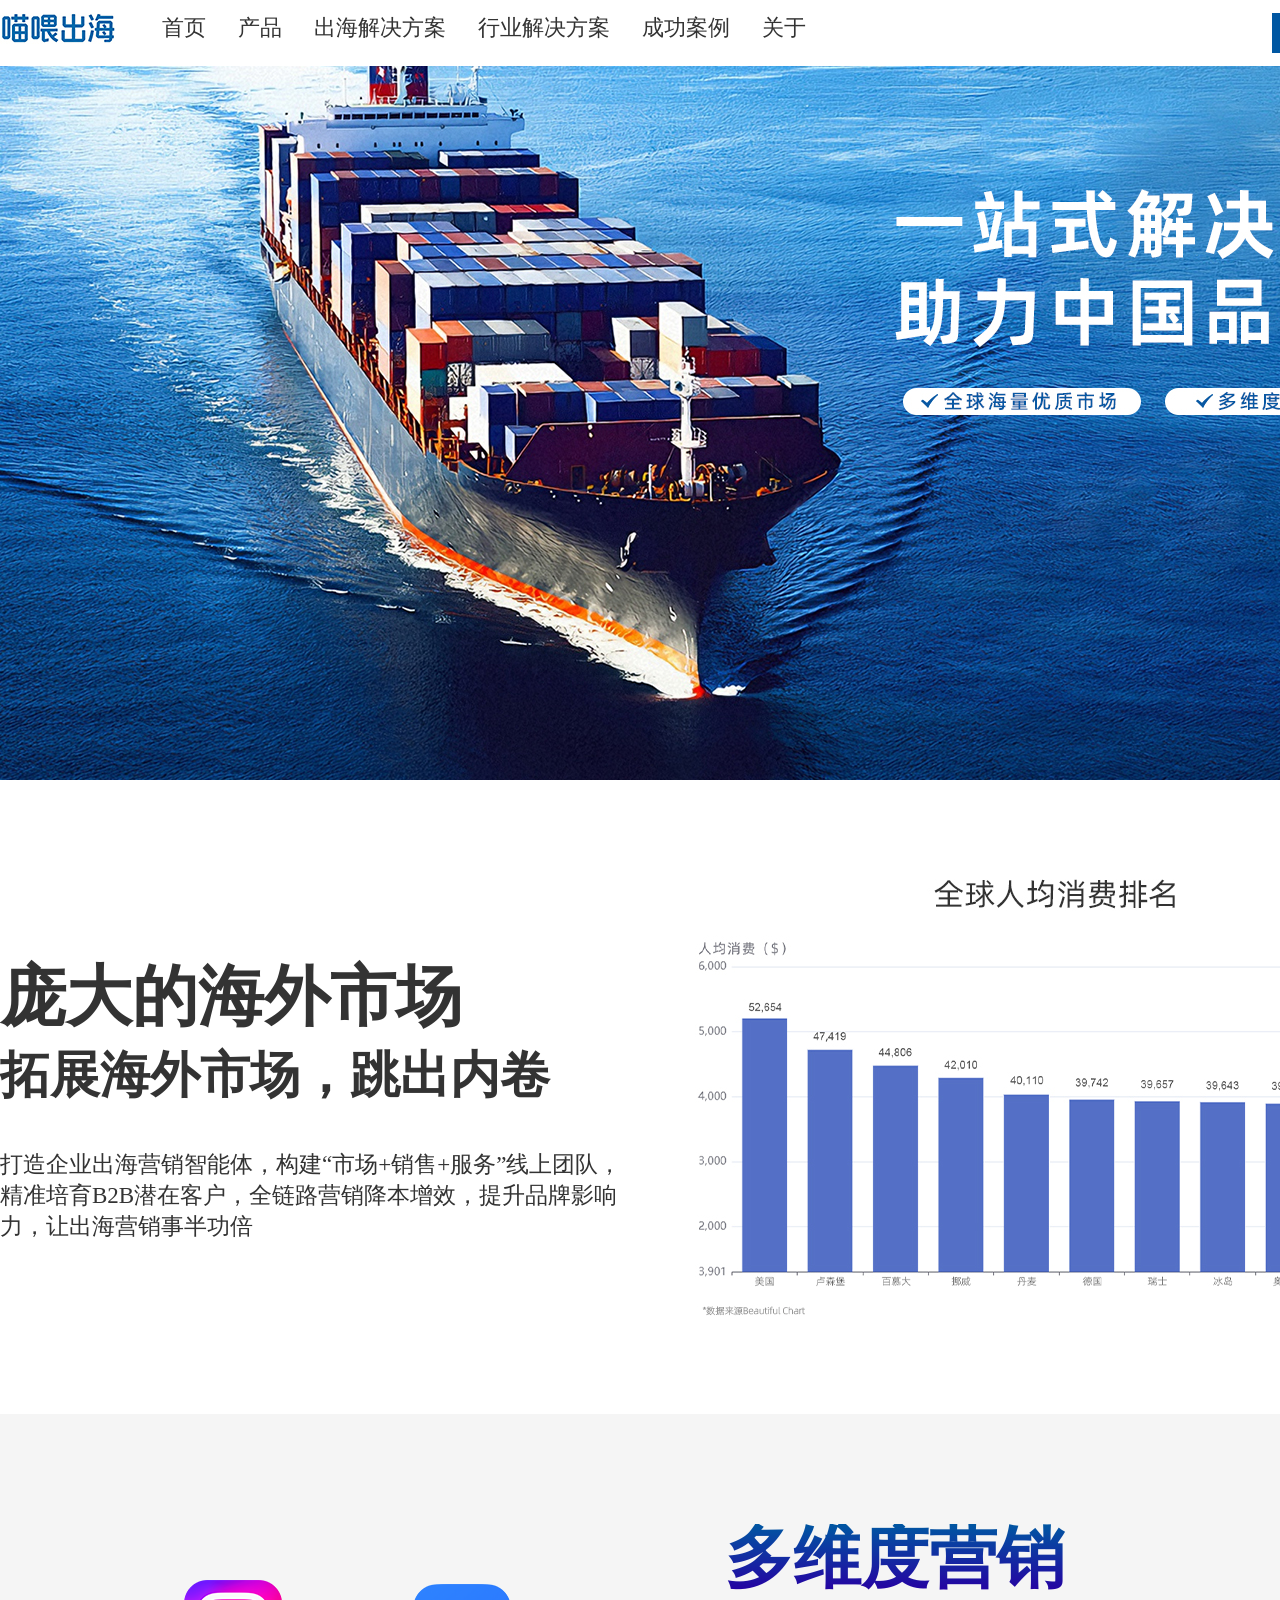
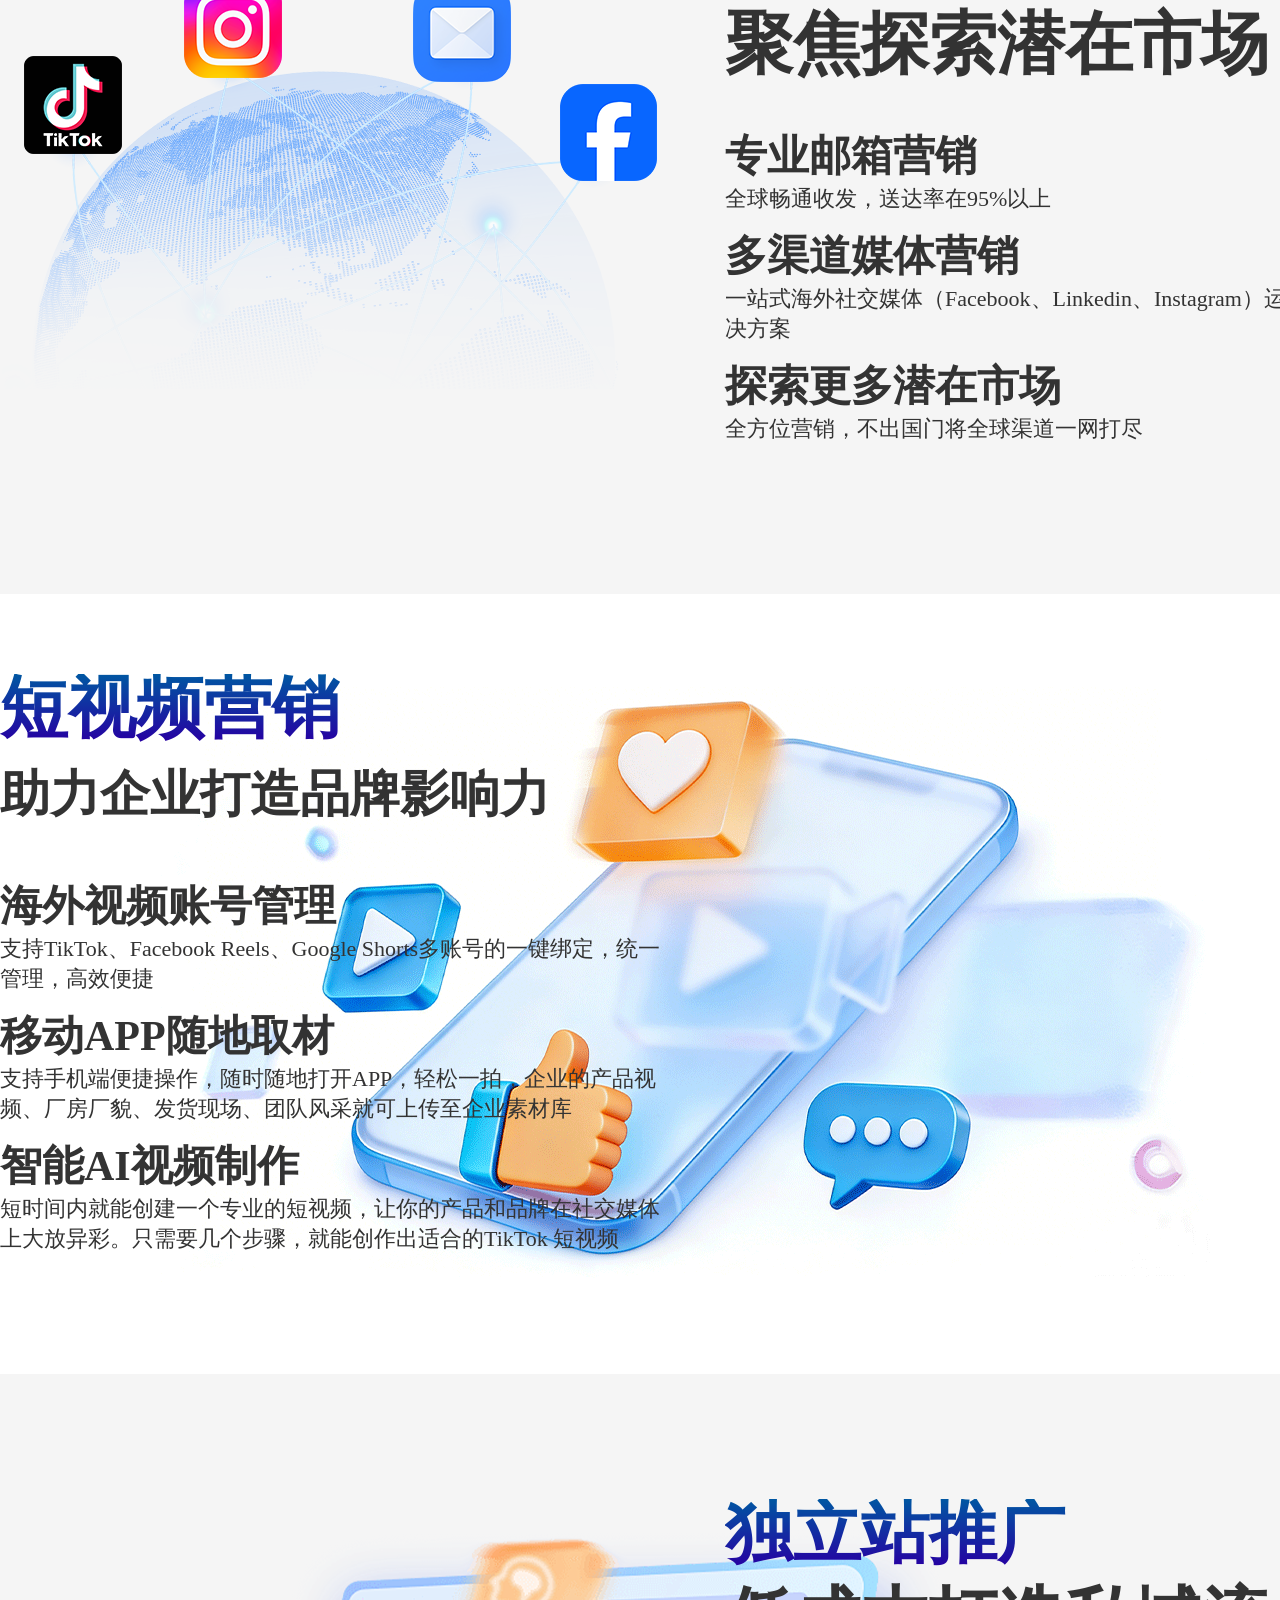
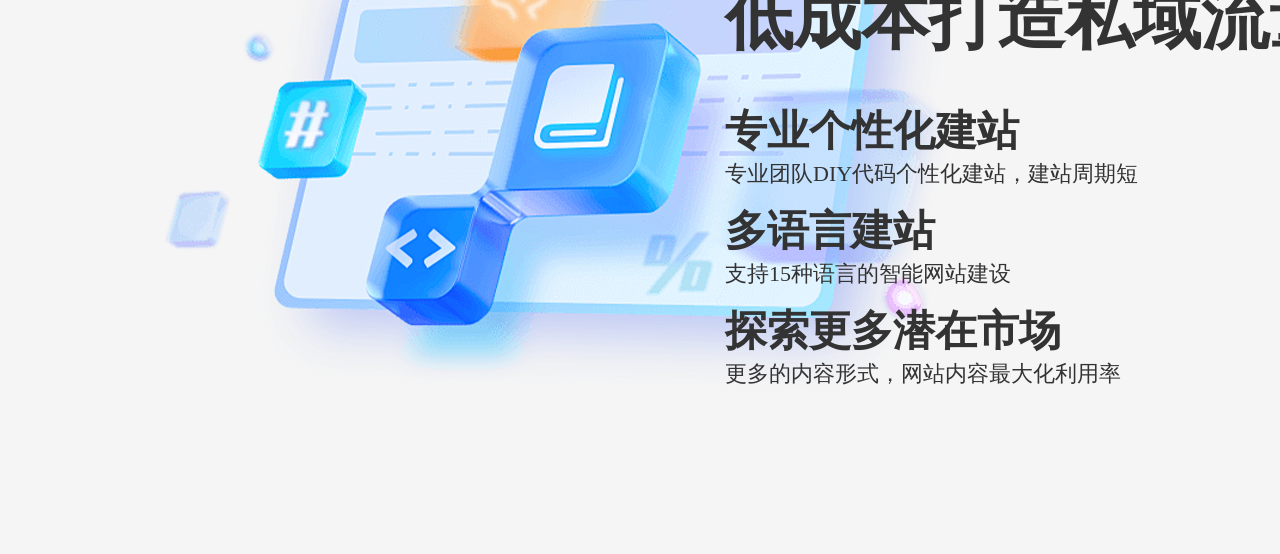
<file: miaowei.html>
<!DOCTYPE html>
<html lang="en">
<head>
    <meta charset="UTF-8">
    <meta name="viewport" content="width=device-width, initial-scale=1.0">
    <title>喵喂出海</title>
    <link rel="stylesheet" href="./font_5143270_0qdkv6g9gm6f/iconfont.css">
    <link rel="stylesheet" href="./css/Project1-index.css">
</head>
<body>
    <div class="tab-box">
        <div class="tab standard">
            <ul>
                <li class="logo"></li>
                <li class="column">
                    <ul>
                        <li><a href="#">首页</a></li>
                        <li><a href="#">产品</a></li>
                        <li><a href="#">出海解决方案</a></li>
                        <li><a href="#">行业解决方案</a></li>
                        <li><a href="#">成功案例</a></li>
                        <li><a href="#">关于</a></li>
                    </ul>
                </li>
                <li class="TabButton">立即咨询</li>
            </ul>
        </div>
        
    </div>
    <div class="banner">
    </div>
    <div class="section1 standard">
        <div class="text">
            <h3>庞大的海外市场</h3>
            <h4>拓展海外市场，跳出内卷</h4>
            <p>打造企业出海营销智能体，构建“市场+销售+服务”线上团队，精准培育B2B潜在客户，全链路营销降本增效，提升品牌影响力，让出海营销事半功倍</p>
        </div>
        <img src="./img/消费排名.jpg" alt="">
    </div>
    <div class="section2" style="background-color: #f5f5f5;">
        <div class="box standard">
            <img src="./img/1.png" alt="">
            <div class="text">
                <h3>多维度营销</h3>
                <h4>聚焦探索潜在市场</h4>
                <div>
                    <h5>专业邮箱营销</h5>
                    <p>全球畅通收发，送达率在95%以上</p>
                    <h5>多渠道媒体营销</h5>
                    <p>一站式海外社交媒体（Facebook、Linkedin、Instagram）运营全托管解决方案</p>
                    <h5>探索更多潜在市场</h5>
                    <p>全方位营销，不出国门将全球渠道一网打尽</p>
                </div>
            </div>
        </div>
    </div>
    <div class="section2 ul1">
        <div class="box standard">
            <div class="text">
                <h3>短视频营销</h3>
                <h4 style="font-size: 50px;">助力企业打造品牌影响力</h4>
                <div>
                    <h5>海外视频账号管理</h5>
                    <p>支持TikTok、Facebook Reels、Google Shorts多账号的一键绑定，统一管理，高效便捷</p>
                    <h5>移动APP随地取材</h5>
                    <p>支持手机端便捷操作，随时随地打开APP，轻松一拍，企业的产品视频、厂房厂貌、发货现场、团队风采就可上传至企业素材库</p>
                    <h5>智能AI视频制作</h5>
                    <p>短时间内就能创建一个专业的短视频，让你的产品和品牌在社交媒体上大放异彩。只需要几个步骤，就能创作出适合的TikTok 短视频</p>
                </div>
            </div>
        </div>
    </div>
    <div class="section2 ul2" style="background-color: #f5f5f5;">
        <div class="box standard">
            <div class="placeholder"></div>
            <div class="text">
                <h3>独立站推广</h3>
                <h4>低成本打造私域流量</h4>
                <div>
                    <h5>专业个性化建站</h5>
                    <p>专业团队DIY代码个性化建站，建站周期短</p>
                    <h5>多语言建站</h5>
                    <p>支持15种语言的智能网站建设</p>
                    <h5>探索更多潜在市场</h5>
                    <p>更多的内容形式，网站内容最大化利用率</p>
                </div>
            </div>
        </div>
    </div>
    <div class="consultation" style="display: none;">
        <div class="consultation-box">
            <div class="consultation-box2">
                <div class="close"><a>X</a></div>
                <h3>请联系我们</h3>
                <div class="consultation-box3">
                    <div class="consultation-box4">
                        <div class="iconfont icon-youxiang"></div>
                        <p>1642326293@qq.com</p>
                    </div>
                    <div class="consultation-box4">
                        <div class="iconfont icon-dianhua"></div>
                        <p>+86 17681051342</p>
                    </div>
                </div>
            </div>
            <div class="WeChat">
            </div>
        </div>
    </div>
    <script>
        const ConsultationButton = document.querySelector('.tab-box .TabButton')
        const Consultation = document.querySelector('.consultation')
        const Close = document.querySelector('.close')
        // console.log (consultation)
        // console.log (ConsultationButton)
        ConsultationButton.addEventListener('click',function () {
            Consultation.style.display = 'block';
            // document.getElementById('modal').style.display = 'block';
            document.body.classList.add('no-scroll');
        })
        Close.addEventListener('click',function () {
            Consultation.style.display = 'none';
            // document.getElementById('modal').style.display = 'none';
            document.body.classList.remove('no-scroll');
        })
    </script>
</body>
</html>
</file>
<file: font_5143270_0qdkv6g9gm6f/iconfont.css>
@font-face {
  font-family: "iconfont"; /* Project id 5143270 */
  src: url('iconfont.woff2?t=1783517952204') format('woff2'),
       url('iconfont.woff?t=1783517952204') format('woff'),
       url('iconfont.ttf?t=1783517952204') format('truetype');
}

.iconfont {
  font-family: "iconfont" !important;
  font-size: 16px;
  font-style: normal;
  -webkit-font-smoothing: antialiased;
  -moz-osx-font-smoothing: grayscale;
}

.icon-youxiang:before {
  content: "\e739";
}

.icon-dianhua:before {
  content: "\e73a";
}

.icon-anquan:before {
  content: "\ea5a";
}

.icon-biaopan:before {
  content: "\ea5b";
}

.icon-dengdai:before {
  content: "\ea5c";
}

.icon-dianzan:before {
  content: "\ea5d";
}

.icon-jilu:before {
  content: "\ea5e";
}

.icon-richeng:before {
  content: "\ea5f";
}

.icon-shuju:before {
  content: "\ea60";
}

.icon-shangchuan:before {
  content: "\ea61";
}

.icon-wenjian:before {
  content: "\ea62";
}

.icon-shujuzoushi:before {
  content: "\ea63";
}

.icon-wenjianjia:before {
  content: "\ea64";
}

.icon-zhuanhuan:before {
  content: "\ea65";
}

.icon-zhanghu:before {
  content: "\ea66";
}

.icon-mubiao:before {
  content: "\ea67";
}
</file>
<file: css/index.css>
* {
  margin: 0;
  padding: 0;
  box-sizing: border-box;
}
li {
  list-style: none;
}
body {
  color: #333;
}
a {
  color: #333;
  text-decoration: none;
}
:root {
  --screen-scale: 1;
  --font-scale: 1;
}
html,
body {
  height: 100%;
  margin: 0;
  overflow: hidden;
}
.Ellipse {
  width: 160px;
  height: 47px;
  border: 3px solid #fff;
  border-radius: 23.5px;
}
.Card {
  padding: 0px 62px;
  width: 94%;
  height: 90%;
  background-color: #f6f5f5;
  border-radius: 58px;
  box-shadow: -2px 2px 8px 0px #00000080;
}
.Title {
  padding-top: 65px;
  display: flex;
  justify-content: space-between;
  position: relative;
}
.Title .Gradient-decoration {
  position: absolute;
  top: 0;
  font-size: 197px;
  line-height: 0.6;
  background: linear-gradient(180deg, #9999996b, #99999900);
  /* 定义渐变颜色 */
  -webkit-background-clip: text;
  /* 将背景裁剪到文字形状 */
  -webkit-text-fill-color: transparent;
  /* 文字填充透明，使背景透过文字显示 */
  display: inline-block;
  /* 使元素支持背景裁剪 */
}
.Title .Title-text {
  display: flex;
  align-items: flex-end;
}
.Title .Title-text h3 {
  font-size: 98px;
  line-height: 1.1;
}
.Title .Title-text p {
  margin-left: 30px;
  border-bottom: 2px solid #444444;
  height: 50px;
  font-size: 34px;
  color: #444444;
}
.Title img {
  align-self: center;
  height: 18.6px;
}
@media (max-width: 1920px) {
  :root {
    --screen-scale: 1;
    --font-scale: 1;
  }
}
@media (max-width: 1440px) {
  :root {
    --screen-scale: 0.85;
    --font-scale: 0.9;
  }
  .Title-text h3 {
    font-size: calc(98px * var(--font-scale));
  }
  .Title .Gradient-decoration {
    font-size: calc(197px * var(--font-scale));
  }
}
@media (max-width: 1024px) {
  :root {
    --screen-scale: 0.7;
    --font-scale: 0.75;
  }
  .Title {
    padding-top: 40px;
  }
  .Title-text h3 {
    font-size: calc(98px * var(--font-scale));
  }
  .Title .Gradient-decoration {
    font-size: calc(197px * var(--font-scale));
  }
  .Content-text {
    font-size: 24px;
  }
}
@media (max-width: 768px) {
  :root {
    --screen-scale: 0.5;
    --font-scale: 0.6;
  }
  .Title {
    padding-top: 30px;
  }
  .Title-text h3 {
    font-size: calc(98px * var(--font-scale));
  }
  .Card {
    padding: 0 40px;
    border-radius: 30px;
  }
  .Content-text {
    font-size: 20px;
    padding-left: 20px;
  }
}
.Subtitle {
  padding-left: 27px;
  border-left: #2845ff solid 8px;
  line-height: 1.1;
}
.Content-text {
  padding-top: 20px;
  padding-left: 35px;
  font-size: 30px;
  font-weight: 500;
  line-height: 2;
}
.Bottom-decoration {
  display: flex   ;
  position: absolute;
  bottom: 0;
  right: 62px;
  margin-bottom: 28px;
  font-size: 23px;
  color: #999;
  font-weight: 500;
}
@keyframes Switch {
  0% {
    transform: translate(0) scale(1) rotate(0);
  }
  50% {
    transform: translate(10%, -50%) scale(1.3) rotate(30deg);
  }
  50% {
    transform: translate(10%, -50%) scale(1.3) rotate(90deg);
    z-index: 5;
  }
  75% {
    transform: translate(10%, -50%) scale(0.8) rotate(30deg);
    z-index: 1;
  }
  100% {
    transform: translate(0) scale(1) rotate(0);
    z-index: 1;
  }
}
@keyframes ReverseSwitch {
  0% {
    transform: translate(0) scale(1) rotate(0);
    z-index: 1;
  }
  50% {
    transform: translate(10%, -50%) scale(0.8) rotate(30deg);
    z-index: 1;
  }
  50% {
    transform: translate(10%, -50%) scale(1.3) rotate(90deg);
    z-index: 5;
  }
  75% {
    transform: translate(10%, -50%) scale(1.3) rotate(30deg);
  }
  100% {
    transform: translate(0) scale(1) rotate(0);
    z-index: 5;
  }
}
.Transition-animation {
  transform-origin: right bottom;
  animation: Switch 3s linear;
  animation-fill-mode: forwards;
}
.ReverseTransition-animation {
  transform-origin: right bottom;
  animation: ReverseSwitch 3s linear;
  animation-fill-mode: forwards;
}
.ProjectFront,
.ProjectBack {
  position: absolute;
  width: 100%;
  height: 100%;
  backface-visibility: hidden;
  border-radius: 20px;
  padding: 20px;
  display: flex;
  flex-direction: column;
  justify-content: center;
  align-items: center;
  box-shadow: 0 10px 20px rgba(0, 0, 0, 0.1);
  background: white;
  overflow: hidden;
}
.First-screen {
  display: flex;
  flex-direction: column;
  height: 100%;
  background-image: url(../img/第一屏背景.jpg);
  background-size: cover;
  background-position: center;
  background-repeat: no-repeat;
}
.First-screen .Navigation {
  padding: 20px 54px 0px 54px;
  display: flex;
  justify-content: space-between;
  color: #fff;
  font-weight: 700;
}
.First-screen .Navigation .Language {
  display: flex;
  text-align: center;
  align-items: center;
  font-size: calc(40px * var(--font-scale));
}
.First-screen .Navigation .Function-button {
  display: flex;
  font-size: calc(23px * var(--font-scale));
}
.First-screen .Navigation .Function-button .More {
  display: flex;
  justify-content: center;
  align-items: center;
  margin-right: 26px;
  width: calc(47px * var(--screen-scale));
  height: calc(47px * var(--screen-scale));
  border-radius: 50%;
  border: 3px solid #fff;
}
.First-screen .Navigation .Function-button .Contact-Information {
  display: flex;
  align-items: center;
  justify-content: center;
  width: calc(160px * var(--screen-scale));
  height: calc(47px * var(--screen-scale));
}
.First-screen .Navigation .Function-button .Contact-Information p {
  line-height: 1;
}
.First-screen .Navigation .Function-button .Contact-Information img {
  margin-left: 4px;
  width: 21px;
  height: 21px;
}
.First-screen .Subject {
  flex: 1;
  display: flex;
  text-align: center;
  align-items: center;
}
.First-screen .Subject img {
  position: relative;
  height: calc(700px * var(--screen-scale));
  width: auto;
  left: 50%;
  transform: translate(-50%, 0);
}
.First-screen .Prompt {
  width: 100%;
  height: 90px;
}
.First-screen .Prompt img {
  display: block;
  margin: 0 auto;
}
.First-screen .Prompt div {
  text-align: center;
  font-size: calc(24px * var(--font-scale));
  font-weight: 700;
  color: #fff;
}
.Second-screen {
  height: 100%;
  background-image: url(../img/第二屏背景.jpg);
  background-size: cover;
  background-position: center;
  background-repeat: no-repeat;
}
.Second-screen .Display-area {
  height: 100%;
  width: 100%;
}
.Second-screen .Display-area .Card-1 {
  position: fixed;
  display: flex;
  flex-direction: column;
  top: 4%;
  right: 2.5%;
  z-index: 4;
}
.Second-screen .Display-area .Card-1 .Content {
  flex: 1;
  align-items: center;
  display: flex;
  justify-content: space-between;
}
.Second-screen .Display-area .Card-1 .Content .Image {
  width: calc(412px * var(--screen-scale));
}
.Second-screen .Display-area .Card-1 .Content .Image .Avatar {
  width: calc(412px * var(--screen-scale));
  height: calc(412px * var(--screen-scale));
  background-image: url(../img/头像.jpg);
  background-size: cover;
  background-position: center;
  background-repeat: no-repeat;
  border-radius: 50%;
}
.Second-screen .Display-area .Card-1 .Content .Image .Name {
  padding-top: calc(40px * var(--screen-scale));
  display: flex;
  justify-content: center;
}
.Second-screen .Display-area .Card-1 .Content .Image .Name h4 {
  font-size: calc(60px * var(--font-scale));
}
.Second-screen .Display-area .Card-1 .Content .Image .Name p {
  padding-left: 14px;
  align-self: flex-end;
  font-size: calc(24px * var(--font-scale));
  font-weight: 700;
}
.Second-screen .Display-area .Card-1 .Content .Text-introduction {
  overflow: hidden;
}
.Second-screen .Display-area .Card-1 .Content .Text-introduction .Information {
  display: flex;
}
.Second-screen .Display-area .Card-1 .Content .Text-introduction .Information .Basic-information {
  padding-right: calc(162px * var(--screen-scale));
}
.Second-screen .Display-area .Card-1 .Content .Text-introduction .Information .Basic-information h4 {
  font-size: calc(55px * var(--font-scale));
}
.Second-screen .Display-area .Card-1 .Content .Text-introduction .Information .Skill-information h4 {
  font-size: calc(55px * var(--font-scale));
}
.Second-screen .Display-area .Card-1 .Content .Text-introduction .Information .Skill-information .Icon-collection {
  display: flex;
  padding-top: calc(60px * var(--screen-scale));
  padding-left: 35px;
}
.Second-screen .Display-area .Card-1 .Content .Text-introduction .Information .Skill-information .Icon-collection .Icon {
  margin-right: 22px;
}
.Second-screen .Display-area .Card-1 .Content .Text-introduction .Information .Skill-information .Icon-collection .Icon .Skill-icon {
  margin-bottom: calc(43px * var(--screen-scale));
  width: calc(104px * var(--screen-scale));
  height: calc(104px * var(--screen-scale));
  border-radius: 50%;
}
.Second-screen .Display-area .Card-1 .Content .Text-introduction .Information .Skill-information .Icon-collection .Icon .Progress-bar {
  position: relative;
  padding-top: 1px;
  width: calc(88px * var(--screen-scale));
  height: calc(7px * var(--screen-scale));
}
.Second-screen .Display-area .Card-1 .Content .Text-introduction .Information .Skill-information .Icon-collection .Icon .Progress-bar .background-color {
  width: calc(88px * var(--screen-scale));
  height: calc(5px * var(--screen-scale));
  background-color: #000000;
  border-radius: 2px;
}
.Second-screen .Display-area .Card-1 .Content .Text-introduction .Information .Skill-information .Icon-collection .Icon .Progress-bar .Progress {
  position: absolute;
  top: 0;
  left: 0;
  width: calc(74px * var(--screen-scale));
  height: calc(7px * var(--screen-scale));
  background-color: #e44d25;
  border-radius: 2px;
}
.Second-screen .Display-area .Card-1 .Content .Text-introduction .Self-evaluation {
  margin-left: 35px;
  padding-top: 16px;
  width: calc(1130px * var(--screen-scale));
  font-size: calc(30px * var(--font-scale));
  font-weight: 500;
  line-height: 1.6;
}
.Second-screen .Display-area .Card-2 {
  position: fixed;
  display: flex;
  flex-direction: column;
  top: 5%;
  right: 3%;
  z-index: 3;
}
.Second-screen .Display-area .Card-2 .Education-content {
  flex: 1;
  align-items: center;
  display: flex;
  justify-content: space-between;
}
.Second-screen .Display-area .Card-2 .Education-content .Education {
  width: calc(638px * var(--screen-scale));
}
.Second-screen .Display-area .Card-2 .Education-content .Experience {
  padding-right: 76px;
}
.Second-screen .Display-area .Card-2 .Education-content h4 {
  font-size: calc(55px * var(--font-scale));
}
.Second-screen .Display-area .Card-2 .Education-content li {
  font-size: calc(30px * var(--font-scale));
  font-weight: 500;
}
.Second-screen .Display-area .Card-3 {
  position: fixed;
  display: flex;
  flex-direction: column;
  top: 6%;
  right: 3.5%;
  z-index: 2;
}
.Second-screen .Display-area .Card-3 .Card3Content {
  display: flex;
  justify-content: space-between;
  flex: 1;
  align-items: center;
  margin-bottom: 10px;
}
.Second-screen .Display-area .Card-3 .Card3Content .Project-1 {
  width: calc(780px * var(--screen-scale));
  height: calc(500px * var(--screen-scale));
  perspective: 1000px;
}
.Second-screen .Display-area .Card-3 .Card3Content .Project-1 .Project1Content {
  width: 100%;
  height: 100%;
  position: relative;
  transform-style: preserve-3d;
  transition: all 0.8s ease;
  cursor: pointer;
}
.Second-screen .Display-area .Card-3 .Card3Content .Project-1 .Project1Content .ProjectFront img {
  position: absolute;
  width: 100%;
  height: auto;
  top: 0;
  right: 0;
}
.Second-screen .Display-area .Card-3 .Card3Content .Project-1 .Project1Content .ProjectBack {
  transform: rotateY(180deg);
  background: linear-gradient(135deg, #6e8efb, #a777e3);
  color: white;
}
.Second-screen .Display-area .Card-3 .Card3Content .Project-1 .Project1Content .ProjectBack .ProjectTitle {
  font-size: calc(24px * var(--font-scale));
  margin-bottom: 15px;
  font-weight: bold;
}
.Second-screen .Display-area .Card-3 .Card3Content .Project-1 .Project1Content .ProjectBack .ProjecDesc {
  text-align: center;
  margin-bottom: 20px;
}
.Second-screen .Display-area .Card-3 .Card3Content .Project-1 .Project1Content:hover {
  transform: rotateY(180deg) translateY(-20px);
}
.consultation {
  position: fixed;
  background-color: rgba(0, 0, 0, 0.6);
  left: 0;
  right: 0;
  bottom: 0;
  top: 0;
  z-index: 100;
}
.consultation .consultation-box {
  padding: 66px 88px;
  display: flex;
  justify-content: space-between;
  position: absolute;
  background-color: #f5f5f5;
  border-radius: 20px;
  width: 835px;
  height: 390px;
  top: 50%;
  left: 50%;
  transform: translate(-50%, -50%);
}
.consultation .consultation-box .consultation-box2 .close {
  position: fixed;
  cursor: pointer;
  background-color: #fff;
  width: 30px;
  height: 30px;
  border-radius: 50%;
  top: 8px;
  right: 8px;
}
.consultation .consultation-box .consultation-box2 .close a {
  margin-left: 10px;
  line-height: 28px;
  font-size: 18px;
  font-weight: 500;
  color: #00000091;
}
.consultation .consultation-box .consultation-box2 h3 {
  font-size: 66px;
}
.consultation .consultation-box .consultation-box2 .consultation-box3 {
  padding-top: 20px;
}
.consultation .consultation-box .consultation-box2 .consultation-box3 .consultation-box4 {
  padding: 7px;
  display: flex;
}
.consultation .consultation-box .consultation-box2 .consultation-box3 .consultation-box4 .iconfont {
  font-size: 42px;
  color: #0057a2;
}
.consultation .consultation-box .consultation-box2 .consultation-box3 .consultation-box4 p {
  margin-left: 23px;
  line-height: 42px;
  font-size: 20px;
  font-weight: 600;
}
.consultation .consultation-box .WeChat {
  width: 260px;
  height: 260px;
  border-radius: 10px;
  box-shadow: 0px 0px 8px #4444444d;
  background-image: url(../img/WeChat.jpg);
  background-repeat: no-repeat;
  background-size: cover;
}
</file>
<file: css/Project1-index.css>
* {
  margin: 0;
  padding: 0;
  box-sizing: border-box;
}
li {
  list-style: none;
}
body {
  color: #333;
}
a {
  color: #333;
  text-decoration: none;
}
.standard {
  margin: 0 auto;
  width: 1400px;
}
.ul1 {
  background-image: url(../img/2.png);
  background-repeat: no-repeat;
  background-position: right center;
}
.ul2 {
  background-image: url(../img/3.png);
  background-repeat: no-repeat;
  background-position: left center;
}
.no-scroll {
  overflow: hidden;
}
.tab-box {
  position: fixed;
  left: 0;
  width: 100%;
  background-color: #fff;
  z-index: 2;
}
.tab-box .tab {
  height: 66px;
  align-content: center;
}
.tab-box .tab ul {
  display: flex;
}
.tab-box .tab ul .logo {
  margin-right: 47px;
  height: 31px;
  width: 115px;
  background-image: url(../img/logo.jpg);
}
.tab-box .tab ul .column {
  flex: 1;
  font-size: 22px;
}
.tab-box .tab ul .column ul li {
  margin-right: 32px;
  height: 30px;
  line-height: 30px;
}
.tab-box .tab ul .TabButton {
  padding: 0 16px;
  cursor: pointer;
  height: 40px;
  font-size: 24px;
  background-color: #0057a2;
  color: #fff;
}
.banner {
  width: 100%;
  height: 780px;
  background-image: url(../img/banner.jpg);
}
.section1 {
  display: flex;
  justify-content: space-between;
  height: 634px;
}
.section1 .text {
  align-content: center;
}
.section1 .text h3 {
  font-size: 66px;
}
.section1 .text h4 {
  font-size: 50px;
}
.section1 .text p {
  padding-top: 40px;
  width: 622px;
  font-size: 23px;
}
.section1 img {
  align-self: center;
  width: 713px;
  height: 437px;
}
.section2 {
  height: 780px;
}
.section2 .box {
  display: flex;
  justify-content: space-between;
  height: 740px;
}
.section2 .box img {
  align-self: center;
  height: 409px;
  width: 657px;
}
.section2 .box .placeholder {
  align-self: center;
  height: 409px;
  width: 657px;
}
.section2 .box .text {
  align-content: center;
  width: 675px;
}
.section2 .box .text h3 {
  margin-bottom: 18px;
  font-size: 68px;
  height: 68px;
  line-height: 68px;
  background: linear-gradient(#0057a2, #2600a2);
  /*设置渐变的方向从左到右 颜色从ff0000到ffff00*/
  -webkit-background-clip: text;
  /*将设置的背景颜色限制在文字中*/
  -webkit-text-fill-color: transparent;
  /*给文字设置成透明*/
}
.section2 .box .text h4 {
  font-size: 68px;
  height: 68px;
  line-height: 68px;
}
.section2 .box .text div {
  padding-top: 36px;
}
.section2 .box .text div h5 {
  padding-top: 14px;
  font-size: 42px;
}
.section2 .box .text div p {
  font-size: 22px;
}
.consultation {
  position: fixed;
  background-color: rgba(0, 0, 0, 0.6);
  left: 0;
  right: 0;
  bottom: 0;
  top: 0;
  z-index: 100;
}
.consultation .consultation-box {
  padding: 66px 88px;
  display: flex;
  justify-content: space-between;
  position: absolute;
  background-color: #f5f5f5;
  border-radius: 4px;
  width: 835px;
  height: 390px;
  top: 50%;
  left: 50%;
  transform: translate(-50%, -50%);
}
.consultation .consultation-box .consultation-box2 .close {
  position: fixed;
  cursor: pointer;
  background-color: #fff;
  width: 30px;
  height: 30px;
  border-radius: 50%;
  top: 8px;
  right: 8px;
}
.consultation .consultation-box .consultation-box2 .close a {
  margin-left: 10px;
  line-height: 28px;
  font-size: 18px;
  font-weight: 500;
  color: #00000091;
}
.consultation .consultation-box .consultation-box2 h3 {
  font-size: 66px;
}
.consultation .consultation-box .consultation-box2 .consultation-box3 {
  padding-top: 20px;
}
.consultation .consultation-box .consultation-box2 .consultation-box3 .consultation-box4 {
  padding: 7px;
  display: flex;
}
.consultation .consultation-box .consultation-box2 .consultation-box3 .consultation-box4 .iconfont {
  font-size: 42px;
  color: #0057a2;
}
.consultation .consultation-box .consultation-box2 .consultation-box3 .consultation-box4 p {
  margin-left: 23px;
  line-height: 42px;
  font-size: 20px;
  font-weight: 600;
}
.consultation .consultation-box .WeChat {
  width: 260px;
  height: 260px;
  border-radius: 10px;
  box-shadow: 0px 0px 8px #4444444d;
  background-image: url(../img/WeChat.jpg);
  background-repeat: no-repeat;
  background-size: cover;
}
</file>
